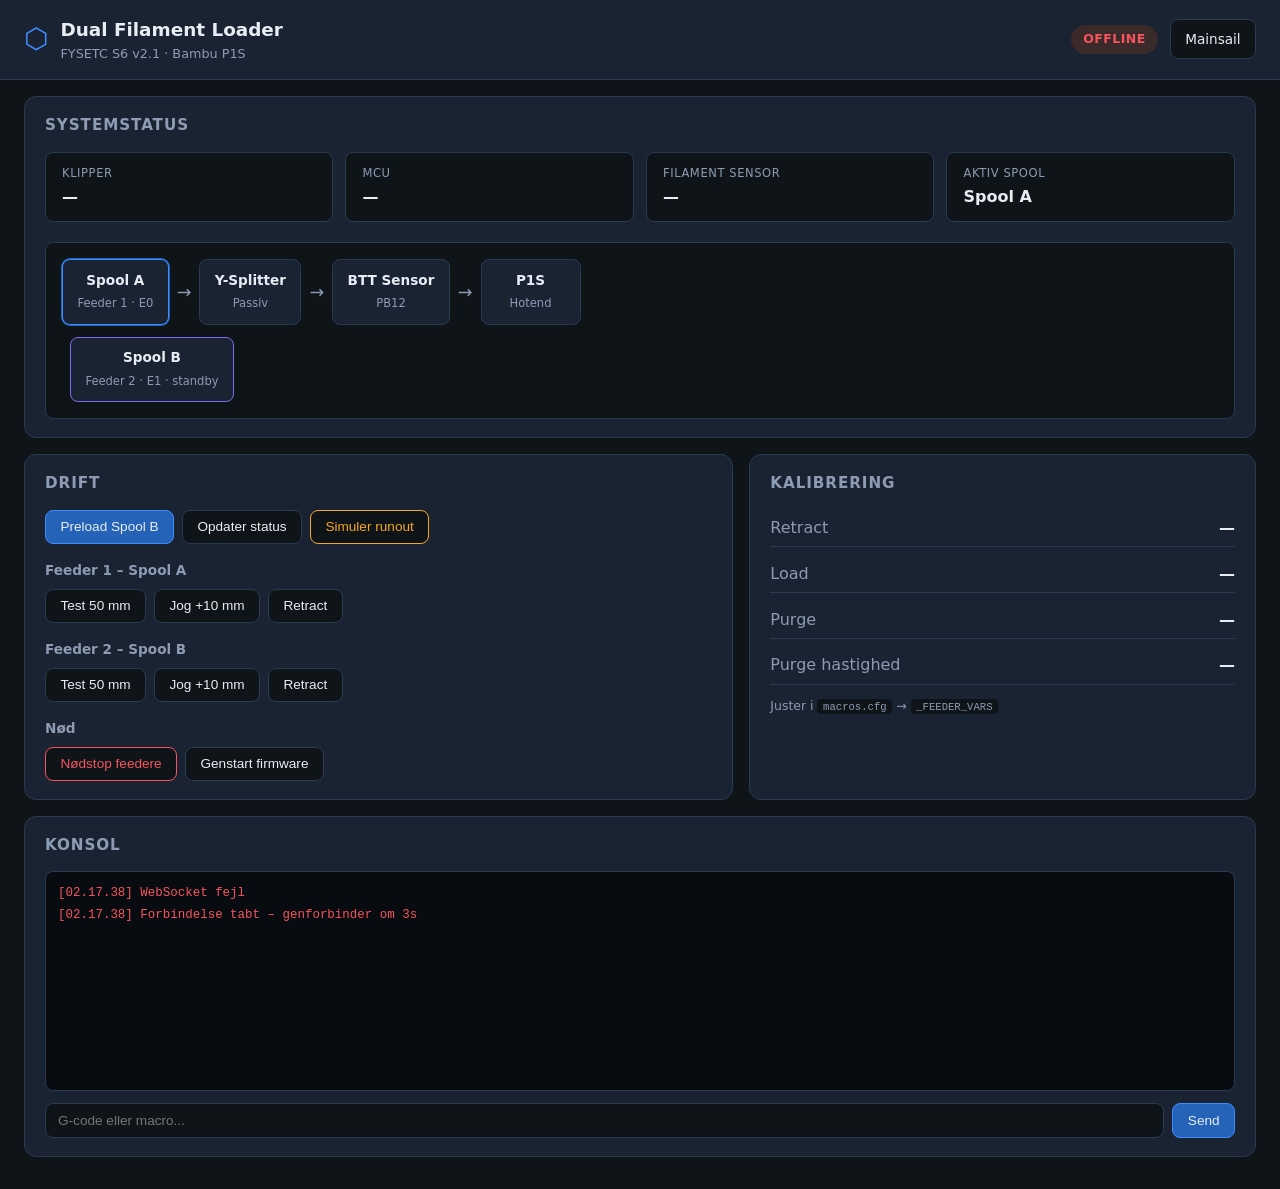
<file: web/index.html>
<!DOCTYPE html>
<html lang="da">
<head>
  <meta charset="UTF-8">
  <meta http-equiv="refresh" content="0; url=dashboard.html">
  <title>Dual Filament Loader</title>
</head>
<body>
  <p><a href="dashboard.html">Gå til dashboard</a></p>
</body>
</html>
</file>
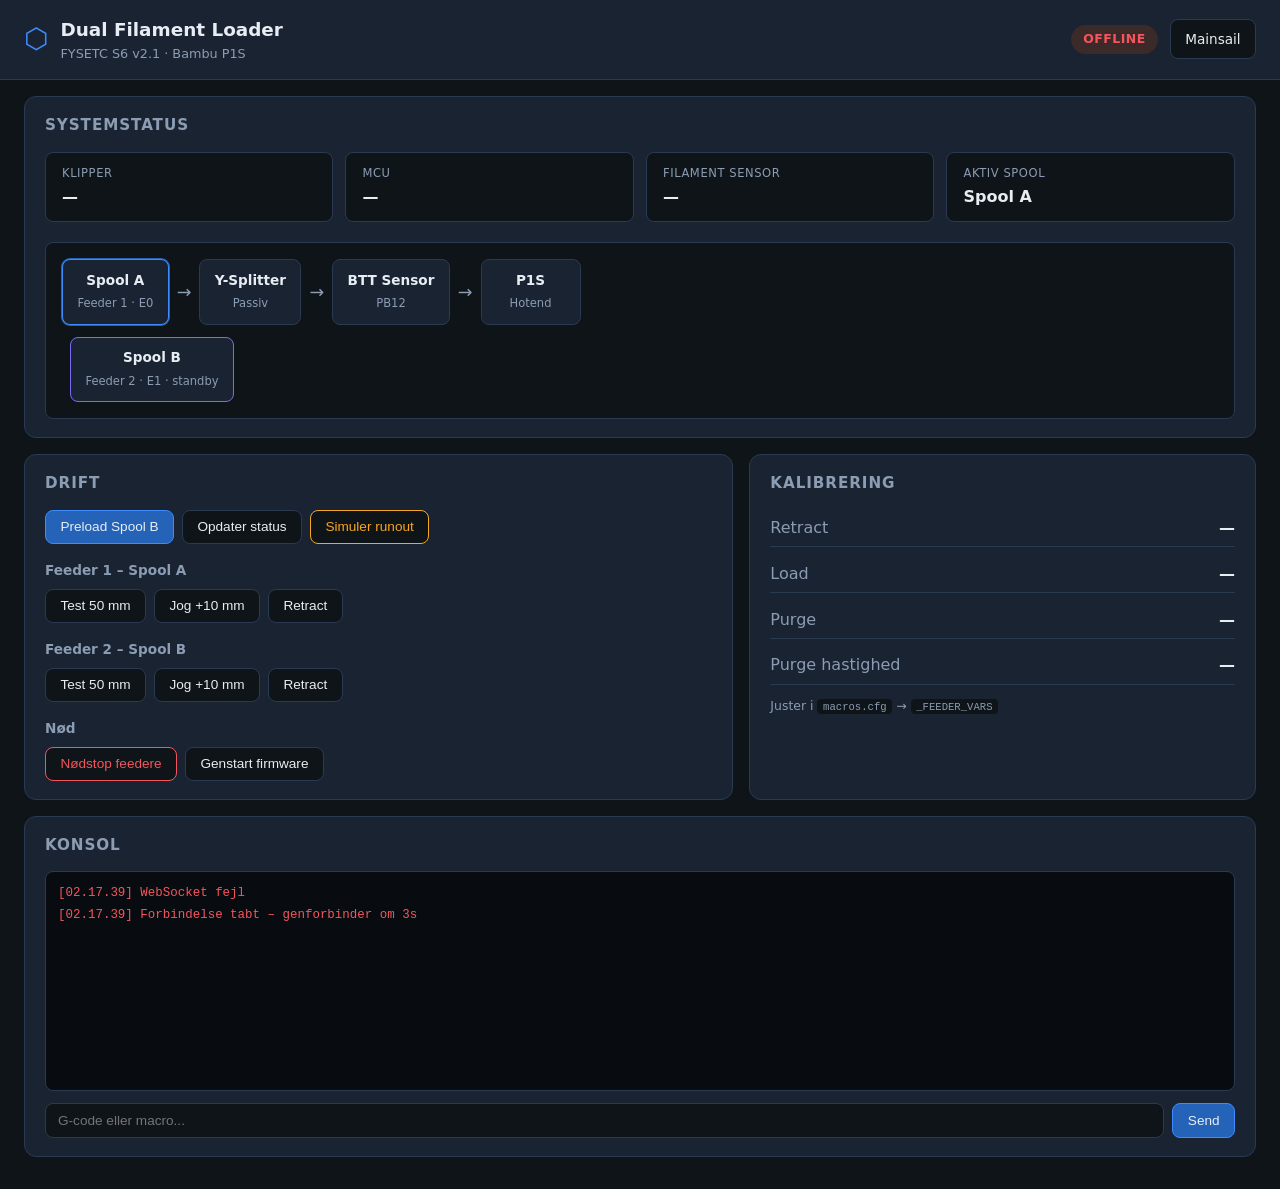
<file: web/dashboard.html>
<!DOCTYPE html>
<html lang="da">
<head>
  <meta charset="UTF-8">
  <meta name="viewport" content="width=device-width, initial-scale=1.0">
  <title>Dual Filament Loader – P1S</title>
  <link rel="stylesheet" href="dashboard.css">
</head>
<body>
  <header class="topbar">
    <div class="brand">
      <span class="brand-icon">⬡</span>
      <div>
        <h1>Dual Filament Loader</h1>
        <p class="subtitle">FYSETC S6 v2.1 · Bambu P1S</p>
      </div>
    </div>
    <div class="topbar-actions">
      <div id="conn-pill" class="pill pill-offline">Offline</div>
      <a class="btn btn-ghost" id="mainsail-link" href="#">Mainsail</a>
    </div>
  </header>

  <main class="layout">
    <section class="panel status-panel">
      <h2>Systemstatus</h2>
      <div class="status-grid">
        <div class="stat-card">
          <span class="stat-label">Klipper</span>
          <span id="klipper-state" class="stat-value">—</span>
        </div>
        <div class="stat-card">
          <span class="stat-label">MCU</span>
          <span id="mcu-state" class="stat-value">—</span>
        </div>
        <div class="stat-card">
          <span class="stat-label">Filament sensor</span>
          <span id="sensor-state" class="stat-value">—</span>
        </div>
        <div class="stat-card">
          <span class="stat-label">Aktiv spool</span>
          <span id="active-spool" class="stat-value">Spool A</span>
        </div>
      </div>

      <div class="flow-diagram">
        <div class="flow-node active" id="node-a">
          <strong>Spool A</strong>
          <small>Feeder 1 · E0</small>
        </div>
        <div class="flow-arrow">→</div>
        <div class="flow-node">
          <strong>Y-Splitter</strong>
          <small>Passiv</small>
        </div>
        <div class="flow-arrow">→</div>
        <div class="flow-node" id="node-sensor">
          <strong>BTT Sensor</strong>
          <small id="sensor-pin">PB12</small>
        </div>
        <div class="flow-arrow">→</div>
        <div class="flow-node">
          <strong>P1S</strong>
          <small>Hotend</small>
        </div>
        <div class="flow-branch">
          <div class="flow-node standby" id="node-b">
            <strong>Spool B</strong>
            <small>Feeder 2 · E1 · standby</small>
          </div>
        </div>
      </div>
    </section>

    <section class="panel controls-panel">
      <h2>Drift</h2>
      <div class="btn-group">
        <button class="btn btn-primary" data-macro="PRELOAD_B">Preload Spool B</button>
        <button class="btn" data-macro="SENSOR_STATUS">Opdater status</button>
        <button class="btn btn-warn" data-macro="SIMULATE_RUNOUT">Simuler runout</button>
      </div>

      <h3>Feeder 1 – Spool A</h3>
      <div class="btn-group">
        <button class="btn" data-macro="TEST_FEEDER1">Test 50 mm</button>
        <button class="btn" data-macro="FEEDER1_JOG DIST=10">Jog +10 mm</button>
        <button class="btn" data-macro="RETRACT_FEEDER1">Retract</button>
      </div>

      <h3>Feeder 2 – Spool B</h3>
      <div class="btn-group">
        <button class="btn" data-macro="TEST_FEEDER2">Test 50 mm</button>
        <button class="btn" data-macro="FEEDER2_JOG DIST=10">Jog +10 mm</button>
        <button class="btn" data-macro="RETRACT_FEEDER2">Retract</button>
      </div>

      <h3>Nød</h3>
      <div class="btn-group">
        <button class="btn btn-danger" data-macro="EMERGENCY_STOP_FEEDERS">Nødstop feedere</button>
        <button class="btn btn-ghost" data-macro="FIRMWARE_RESTART">Genstart firmware</button>
      </div>
    </section>

    <section class="panel vars-panel">
      <h2>Kalibrering</h2>
      <dl class="vars-list" id="vars-list">
        <div><dt>Retract</dt><dd id="var-retract">—</dd></div>
        <div><dt>Load</dt><dd id="var-load">—</dd></div>
        <div><dt>Purge</dt><dd id="var-purge">—</dd></div>
        <div><dt>Purge hastighed</dt><dd id="var-purge-speed">—</dd></div>
      </dl>
      <p class="hint">Juster i <code>macros.cfg</code> → <code>_FEEDER_VARS</code></p>
    </section>

    <section class="panel console-panel">
      <h2>Konsol</h2>
      <div id="console" class="console" aria-live="polite"></div>
      <form id="gcode-form" class="gcode-form">
        <input id="gcode-input" type="text" placeholder="G-code eller macro..." autocomplete="off">
        <button class="btn btn-primary" type="submit">Send</button>
      </form>
    </section>
  </main>

  <script src="dashboard.js"></script>
</body>
</html>
</file>
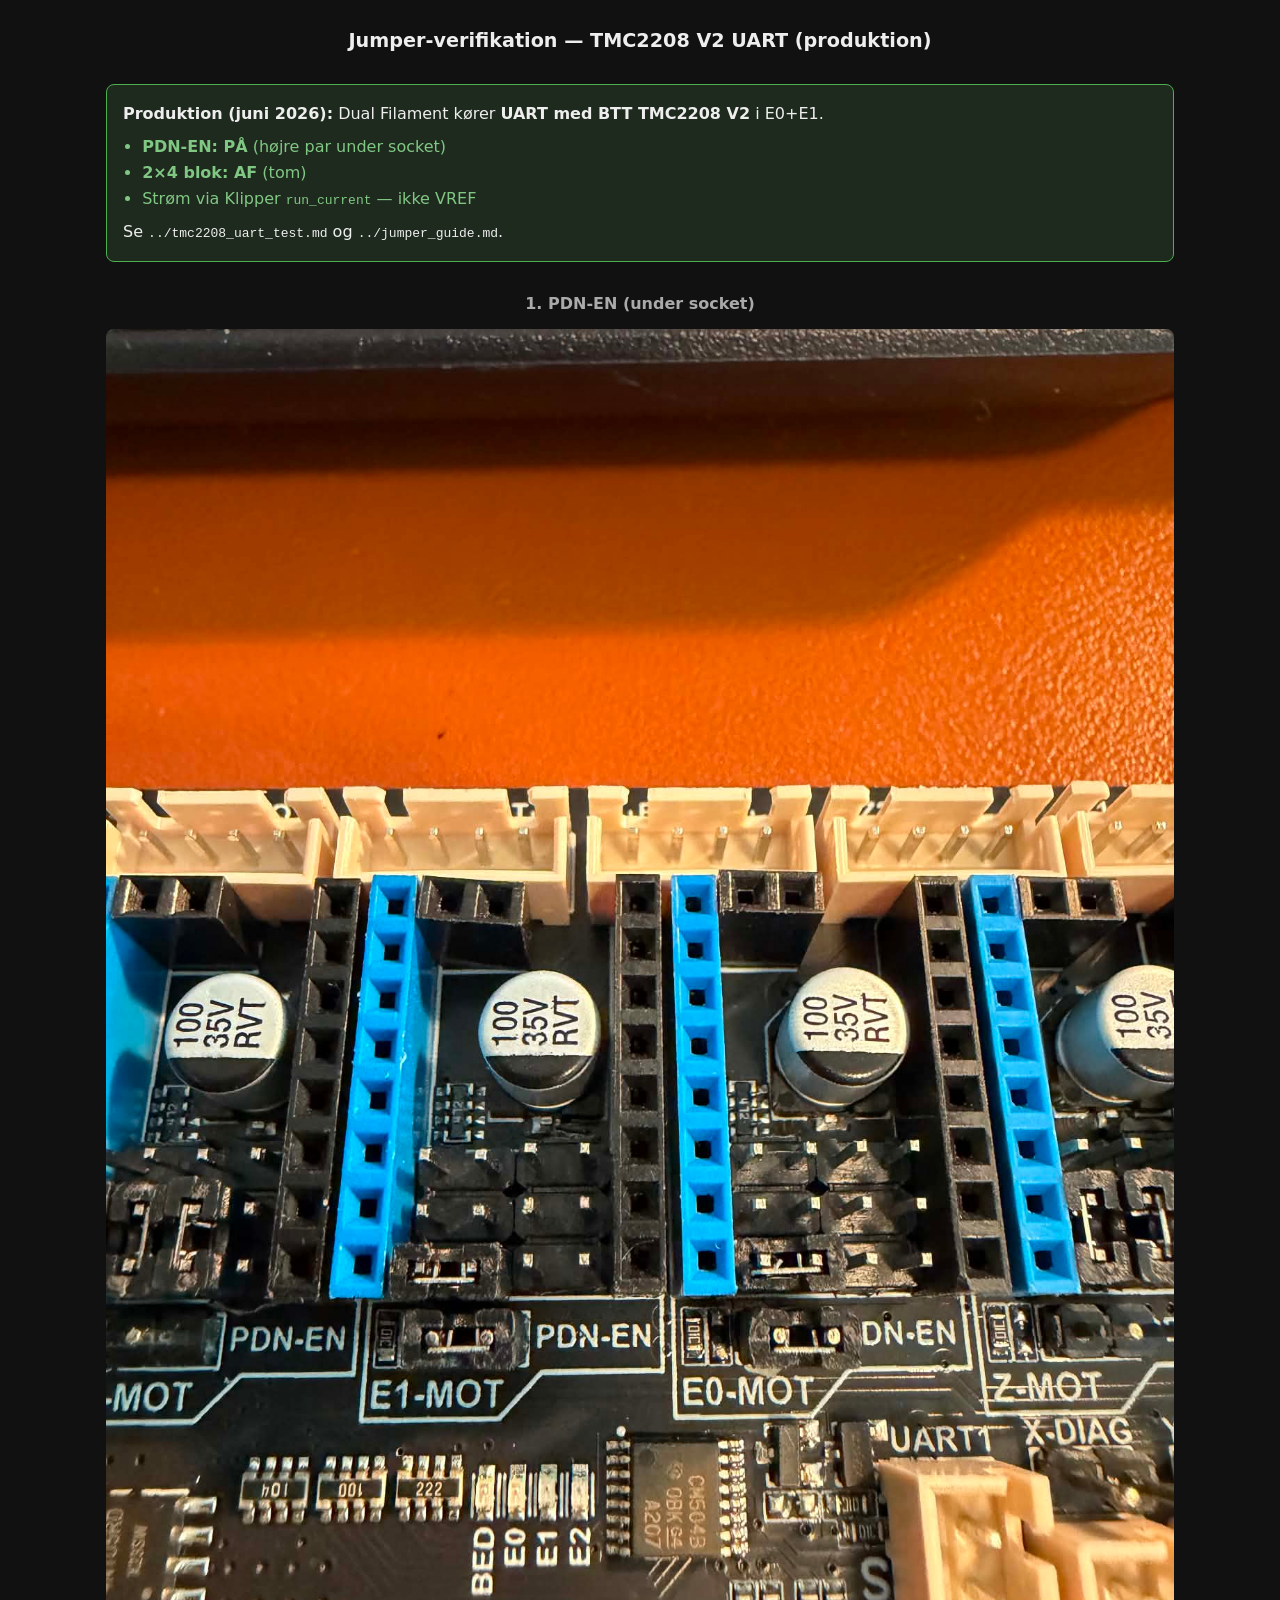
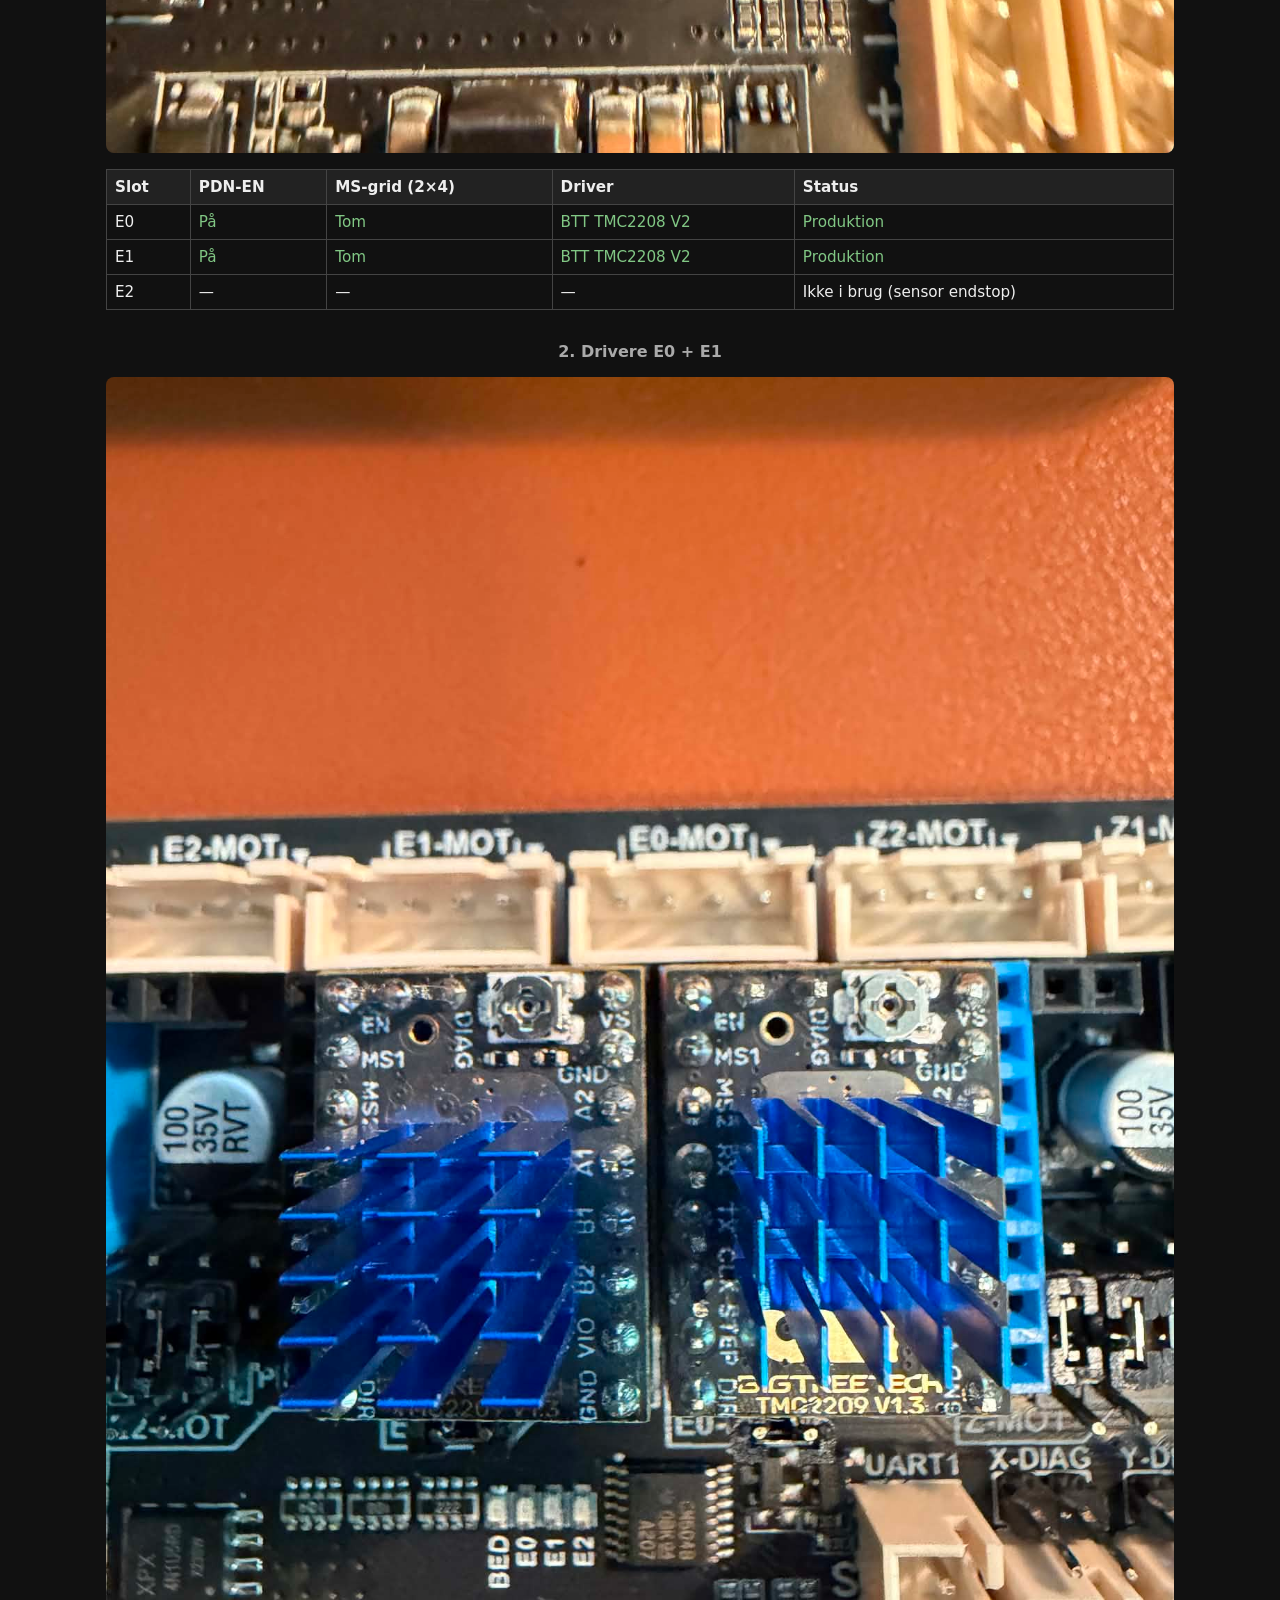
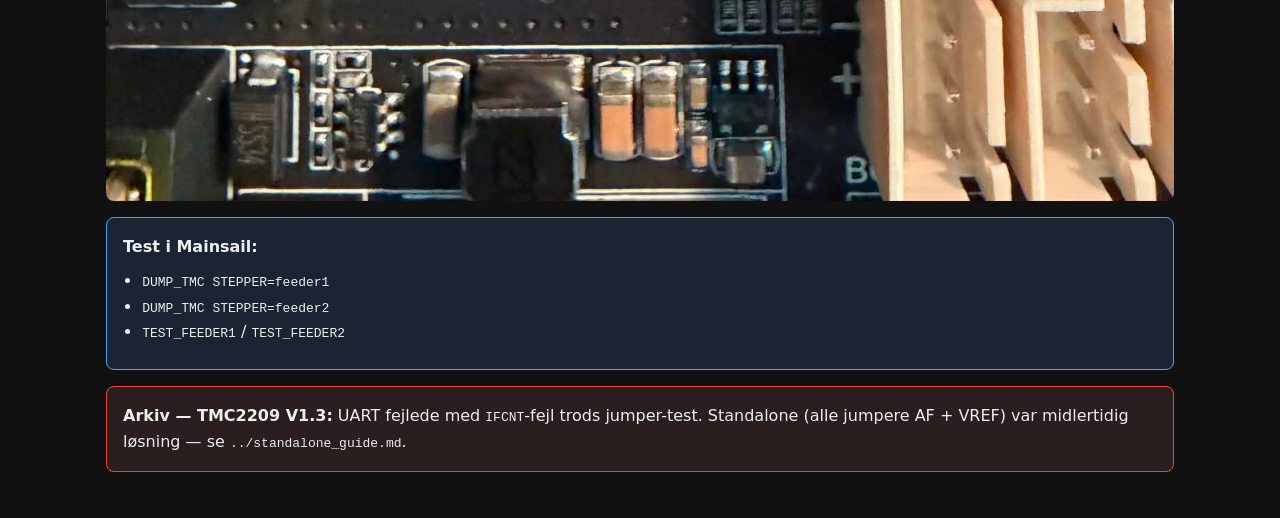
<file: docs/hardware/jumper-overlay.html>
<!DOCTYPE html>
<html lang="da">
<head>
  <meta charset="UTF-8">
  <title>Jumper-guide – S6 board (TMC2208 UART)</title>
  <style>
    * { box-sizing: border-box; }
    body { margin: 0; background: #111; color: #eee; font-family: system-ui, sans-serif; }
    h1, h2 { text-align: center; }
    h1 { padding: 1rem; font-size: 1.2rem; }
    h2 { font-size: 1rem; color: #aaa; margin-top: 2rem; }
    .wrap { max-width: 1100px; margin: 0 auto; padding: 0 1rem 2rem; }
    .note { background: #1e2a1e; border: 1px solid #4caf50; padding: 1rem; border-radius: 8px; margin: 1rem 0; line-height: 1.6; }
    .warn { background: #2a1e1e; border-color: #f44336; }
    .info { background: #1a2433; border-color: #42a5f5; }
    ul { margin: 0.5rem 0; padding-left: 1.2rem; }
    .ok { color: #81c784; }
    .bad { color: #ef5350; }
    img { width: 100%; height: auto; display: block; border-radius: 8px; margin: 1rem 0; }
    table { width: 100%; border-collapse: collapse; margin: 1rem 0; font-size: 0.95rem; }
    th, td { border: 1px solid #444; padding: 0.5rem; text-align: left; }
    th { background: #222; }
  </style>
</head>
<body>
  <h1>Jumper-verifikation — TMC2208 V2 UART (produktion)</h1>
  <div class="wrap">

    <div class="note">
      <strong>Produktion (juni 2026):</strong> Dual Filament kører <strong>UART med BTT TMC2208 V2</strong> i E0+E1.
      <ul>
        <li class="ok"><strong>PDN-EN: PÅ</strong> (højre par under socket)</li>
        <li class="ok"><strong>2×4 blok: AF</strong> (tom)</li>
        <li class="ok">Strøm via Klipper <code>run_current</code> — ikke VREF</li>
      </ul>
      Se <code>../tmc2208_uart_test.md</code> og <code>../jumper_guide.md</code>.
    </div>

    <h2>1. PDN-EN (under socket)</h2>
    <img src="jumper-pdn-en-uart.jpg" alt="PDN-EN jumpere">

    <table>
      <tr><th>Slot</th><th>PDN-EN</th><th>MS-grid (2×4)</th><th>Driver</th><th>Status</th></tr>
      <tr><td>E0</td><td class="ok">På</td><td class="ok">Tom</td><td class="ok">BTT TMC2208 V2</td><td class="ok">Produktion</td></tr>
      <tr><td>E1</td><td class="ok">På</td><td class="ok">Tom</td><td class="ok">BTT TMC2208 V2</td><td class="ok">Produktion</td></tr>
      <tr><td>E2</td><td>—</td><td>—</td><td>—</td><td>Ikke i brug (sensor endstop)</td></tr>
    </table>

    <h2>2. Drivere E0 + E1</h2>
    <img src="jumper-btt-drivers-e0-e1.jpg" alt="TMC2208 drivere E0 E1">

    <div class="note info">
      <strong>Test i Mainsail:</strong>
      <ul>
        <li><code>DUMP_TMC STEPPER=feeder1</code></li>
        <li><code>DUMP_TMC STEPPER=feeder2</code></li>
        <li><code>TEST_FEEDER1</code> / <code>TEST_FEEDER2</code></li>
      </ul>
    </div>

    <div class="note warn">
      <strong>Arkiv — TMC2209 V1.3:</strong> UART fejlede med <code>IFCNT</code>-fejl trods jumper-test.
      Standalone (alle jumpere AF + VREF) var midlertidig løsning — se <code>../standalone_guide.md</code>.
    </div>
  </div>
</body>
</html>
</file>
<file: web/dashboard.css>
:root {
  --bg: #0f1419;
  --panel: #1a2332;
  --panel-border: #2a3a52;
  --text: #e8edf4;
  --muted: #8b9cb3;
  --accent: #3d8bfd;
  --accent-dim: #2563b8;
  --ok: #3dd68c;
  --warn: #f5a623;
  --danger: #f5555d;
  --standby: #7c6df0;
  --radius: 12px;
  --font: "Segoe UI", system-ui, sans-serif;
}

* { box-sizing: border-box; margin: 0; padding: 0; }

body {
  font-family: var(--font);
  background: var(--bg);
  color: var(--text);
  min-height: 100vh;
  line-height: 1.5;
}

.topbar {
  display: flex;
  justify-content: space-between;
  align-items: center;
  padding: 1rem 1.5rem;
  border-bottom: 1px solid var(--panel-border);
  background: var(--panel);
}

.brand { display: flex; gap: 0.75rem; align-items: center; }
.brand-icon { font-size: 1.75rem; color: var(--accent); }
.brand h1 { font-size: 1.15rem; font-weight: 600; }
.subtitle { color: var(--muted); font-size: 0.8rem; }

.topbar-actions { display: flex; gap: 0.75rem; align-items: center; }

.pill {
  padding: 0.3rem 0.75rem;
  border-radius: 999px;
  font-size: 0.78rem;
  font-weight: 600;
  text-transform: uppercase;
  letter-spacing: 0.04em;
}
.pill-offline { background: #3a2a2a; color: var(--danger); }
.pill-online { background: #1a3a2a; color: var(--ok); }
.pill-ready { background: #1a2a3a; color: var(--accent); }

.layout {
  display: grid;
  grid-template-columns: 1.4fr 1fr;
  gap: 1rem;
  padding: 1rem 1.5rem 2rem;
  max-width: 1400px;
  margin: 0 auto;
}

.panel {
  background: var(--panel);
  border: 1px solid var(--panel-border);
  border-radius: var(--radius);
  padding: 1.1rem 1.25rem;
}

.panel h2 {
  font-size: 0.95rem;
  font-weight: 600;
  margin-bottom: 0.9rem;
  color: var(--muted);
  text-transform: uppercase;
  letter-spacing: 0.06em;
}

.panel h3 {
  font-size: 0.85rem;
  margin: 1rem 0 0.5rem;
  color: var(--muted);
}

.status-panel { grid-column: 1 / -1; }

.status-grid {
  display: grid;
  grid-template-columns: repeat(4, 1fr);
  gap: 0.75rem;
  margin-bottom: 1.25rem;
}

.stat-card {
  background: var(--bg);
  border-radius: 8px;
  padding: 0.75rem 1rem;
  border: 1px solid var(--panel-border);
}

.stat-label {
  display: block;
  font-size: 0.72rem;
  color: var(--muted);
  text-transform: uppercase;
  letter-spacing: 0.05em;
}

.stat-value {
  display: block;
  font-size: 1rem;
  font-weight: 600;
  margin-top: 0.2rem;
}

.stat-value.ok { color: var(--ok); }
.stat-value.warn { color: var(--warn); }
.stat-value.err { color: var(--danger); }

.flow-diagram {
  display: flex;
  align-items: center;
  flex-wrap: wrap;
  gap: 0.5rem;
  padding: 1rem;
  background: var(--bg);
  border-radius: 8px;
  border: 1px solid var(--panel-border);
  position: relative;
}

.flow-node {
  background: var(--panel);
  border: 1px solid var(--panel-border);
  border-radius: 8px;
  padding: 0.6rem 0.9rem;
  text-align: center;
  min-width: 100px;
}

.flow-node strong { display: block; font-size: 0.85rem; }
.flow-node small { color: var(--muted); font-size: 0.72rem; }
.flow-node.active { border-color: var(--accent); box-shadow: 0 0 0 1px var(--accent-dim); }
.flow-node.standby { border-color: var(--standby); }
.flow-node.sensor-ok { border-color: var(--ok); }
.flow-node.sensor-empty { border-color: var(--danger); }

.flow-arrow { color: var(--muted); font-size: 1.1rem; }

.flow-branch {
  width: 100%;
  display: flex;
  justify-content: flex-start;
  padding-left: 0.5rem;
  margin-top: 0.25rem;
}

.btn-group {
  display: flex;
  flex-wrap: wrap;
  gap: 0.5rem;
}

.btn {
  appearance: none;
  border: 1px solid var(--panel-border);
  background: var(--bg);
  color: var(--text);
  padding: 0.55rem 0.9rem;
  border-radius: 8px;
  font-size: 0.85rem;
  cursor: pointer;
  transition: background 0.15s, border-color 0.15s;
}

.btn:hover { border-color: var(--accent); background: #152030; }
.btn:disabled { opacity: 0.45; cursor: not-allowed; }
.btn-primary { background: var(--accent-dim); border-color: var(--accent); }
.btn-primary:hover { background: var(--accent); }
.btn-warn { border-color: var(--warn); color: var(--warn); }
.btn-danger { border-color: var(--danger); color: var(--danger); }
.btn-ghost { text-decoration: none; display: inline-flex; align-items: center; }

.vars-list { display: grid; gap: 0.5rem; }
.vars-list div {
  display: flex;
  justify-content: space-between;
  padding: 0.4rem 0;
  border-bottom: 1px solid var(--panel-border);
}
.vars-list dt { color: var(--muted); }
.vars-list dd { font-weight: 600; font-variant-numeric: tabular-nums; }

.hint {
  margin-top: 0.75rem;
  font-size: 0.78rem;
  color: var(--muted);
}

code {
  background: var(--bg);
  padding: 0.1rem 0.35rem;
  border-radius: 4px;
  font-size: 0.85em;
}

.console-panel { grid-column: 1 / -1; }

.console {
  background: #080c10;
  border: 1px solid var(--panel-border);
  border-radius: 8px;
  height: 220px;
  overflow-y: auto;
  padding: 0.75rem;
  font-family: "Cascadia Code", "Fira Code", monospace;
  font-size: 0.78rem;
  line-height: 1.45;
}

.console .line { margin-bottom: 0.2rem; }
.console .line.echo { color: var(--accent); }
.console .line.error { color: var(--danger); }
.console .line.sys { color: var(--muted); }

.gcode-form {
  display: flex;
  gap: 0.5rem;
  margin-top: 0.75rem;
}

.gcode-form input {
  flex: 1;
  background: var(--bg);
  border: 1px solid var(--panel-border);
  border-radius: 8px;
  color: var(--text);
  padding: 0.55rem 0.75rem;
  font-size: 0.85rem;
}

@media (max-width: 900px) {
  .layout { grid-template-columns: 1fr; }
  .status-grid { grid-template-columns: repeat(2, 1fr); }
  .flow-diagram { justify-content: center; }
}
</file>
